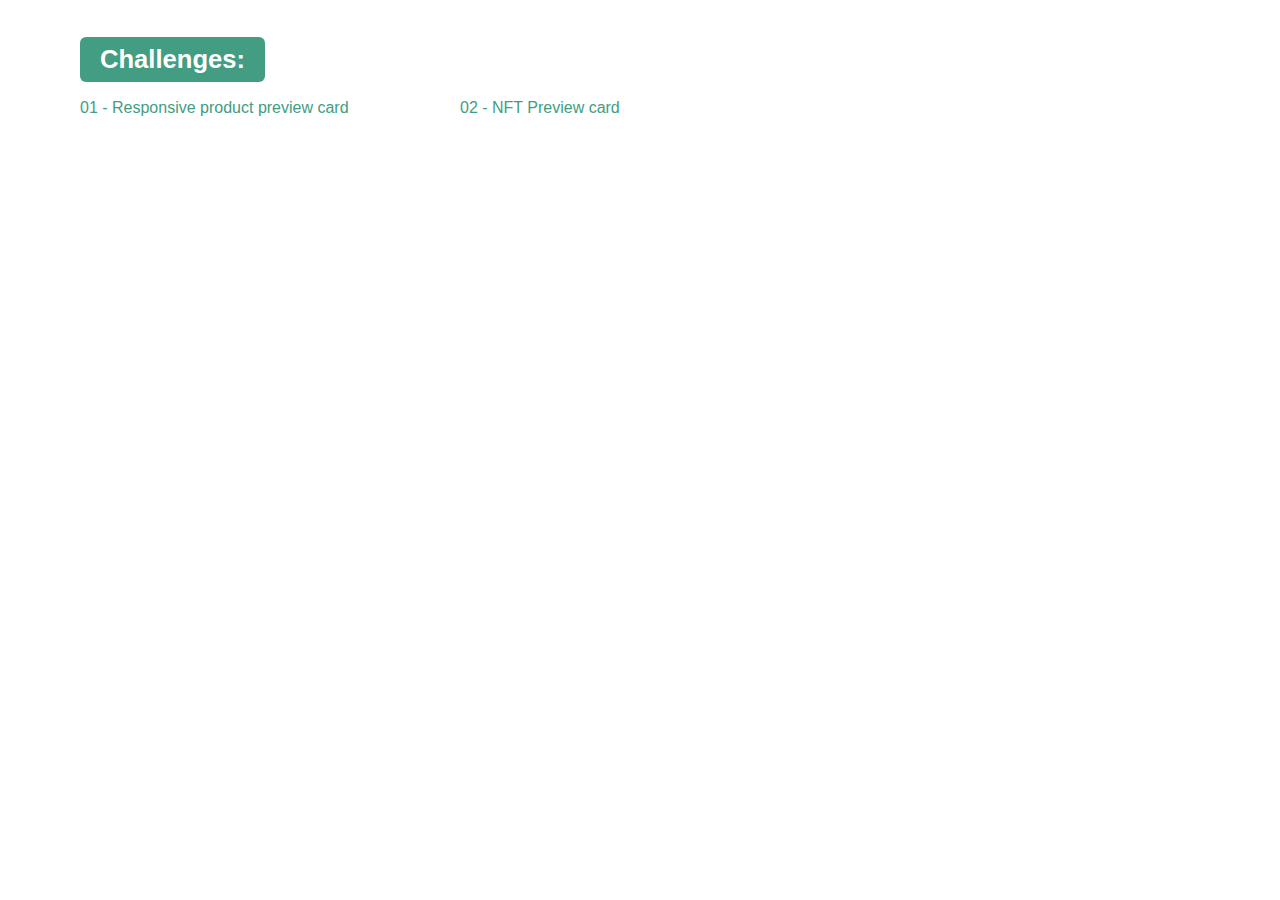
<file: index.html>
<!DOCTYPE html>
<html lang="en">

<head>
  <meta charset="UTF-8">
  <meta http-equiv="X-UA-Compatible" content="IE=edge">
  <meta name="viewport" content="width=device-width, initial-scale=1.0">
  <link rel="stylesheet" href="style.css">
  <title>Frontend Mentor Challenges</title>
</head>

<body>
  <div class="box-content">
    <h1>Challenges:</h1>
    <ul>
      <li><a href="./01-product-preview-card-component/index.html">01 - Responsive product preview card</a></li>
      <li><a href="./02-nft-preview/index.html">02 - NFT Preview card</a></li>
    </ul>
  </div>
</body>

</html>
</file>
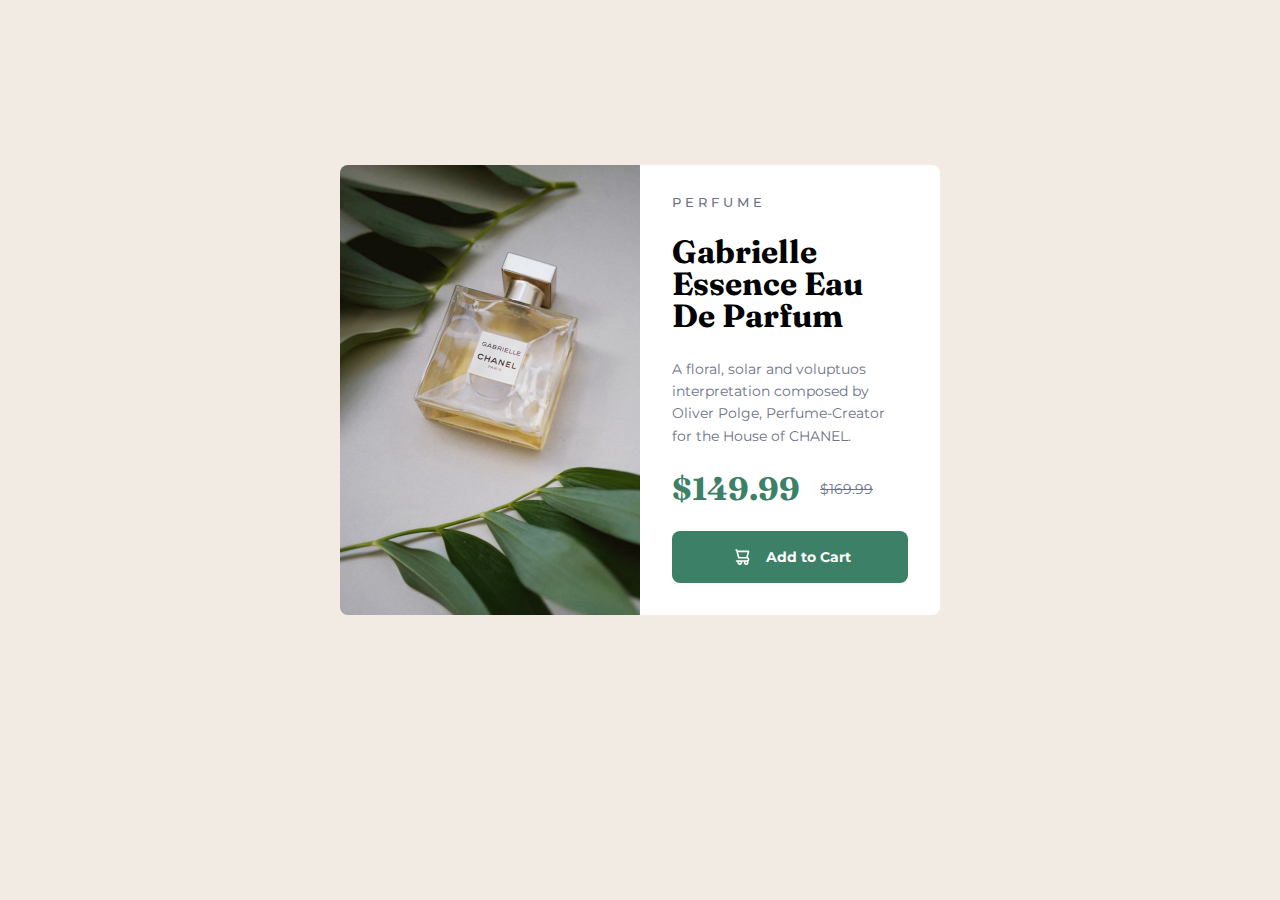
<file: 01-product-preview-card-component/index.html>
<!DOCTYPE html>
<html lang="en">

<head>
  <meta charset="UTF-8">
  <meta http-equiv="X-UA-Compatible" content="IE=edge">
  <meta name="viewport" content="width=device-width, initial-scale=1.0">
  <title>Product Preview Card</title>
  <link rel="preconnect" href="https://fonts.googleapis.com">
  <link rel="preconnect" href="https://fonts.gstatic.com" crossorigin>
  <link href="https://fonts.googleapis.com/css2?family=Fraunces:opsz,wght@9..144,700&family=Montserrat:wght@500;700&display=swap" rel="stylesheet">
  <link rel="stylesheet" href="./reset.css">
  <link rel="stylesheet" href="./style.css">
</head>

<body>
  <main class="box-content">
    <img src="./images/image-product-desktop.jpg" alt="perfume" class="img-desktop">
    <img src="./images/image-product-mobile.jpg" alt="perfume" class="img-mobile">
    <div class="box-text">
      <span class="span-title">perfume</span>
      <h1 class="product-title">Gabrielle essence eau de parfum</h1>
      <p class="product-intro">A floral, solar and voluptuos interpretation composed by Oliver Polge, Perfume-Creator for the House of CHANEL.</p>
      <div class="box-price">
        <h1 class="h1-price">$149.99</h1>
        <span class="span-price">$169.99</span>
      </div>
      <button class="box-cart">
        <img src="./images/icon-cart.svg" alt="cart"> Add to Cart
      </button>
    </div>
  </main>
</body>

</html>
</file>
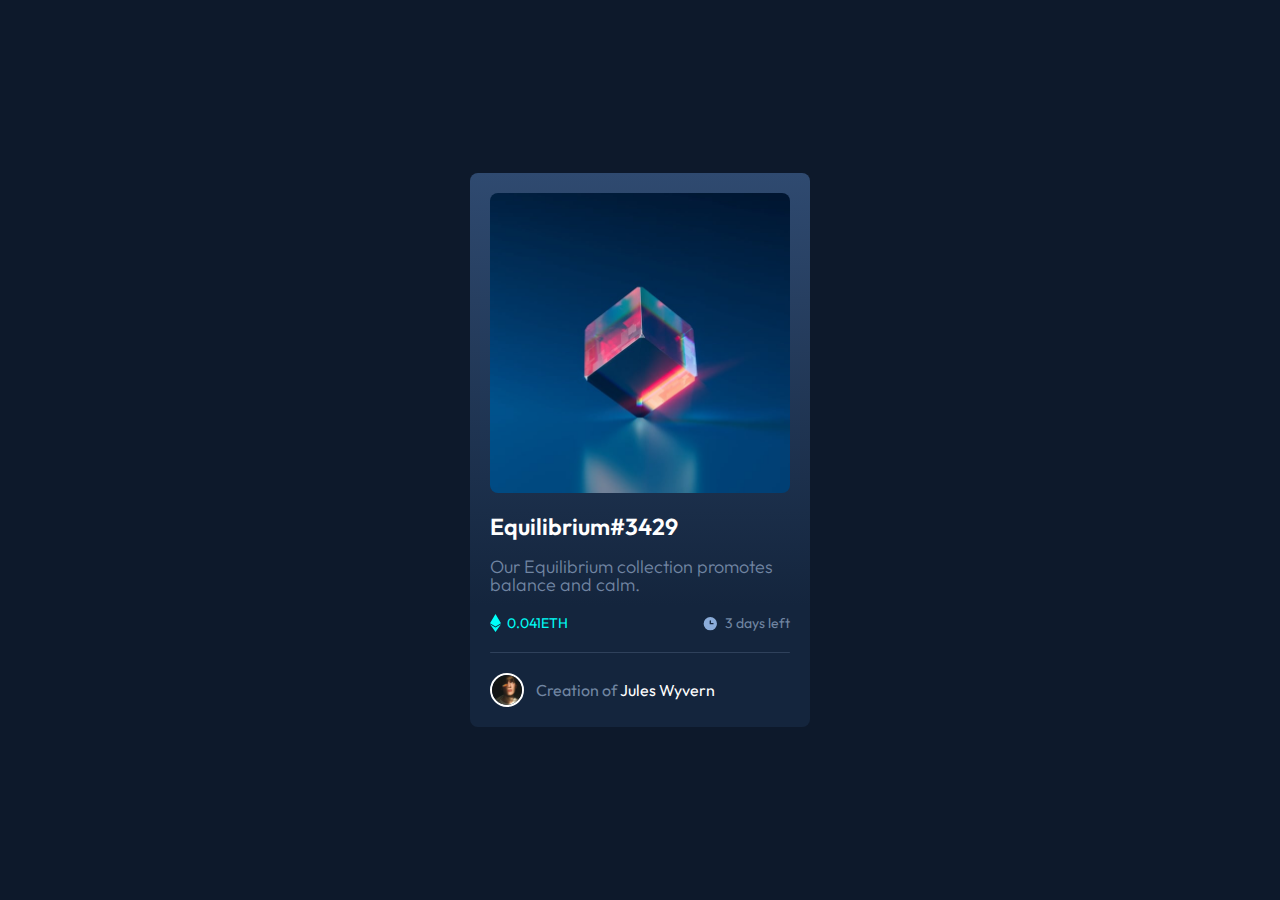
<file: 02-nft-preview/index.html>
<!DOCTYPE html>
<html lang="en-US">

<head>
  <meta charset="UTF-8">
  <meta http-equiv="X-UA-Compatible" content="IE=edge">
  <meta name="viewport" content="width=device-width, initial-scale=1.0">
  <link rel="stylesheet" href="./reset.css">
  <link rel="stylesheet" href="./style.css">
  <link rel="preconnect" href="https://fonts.googleapis.com">
  <link rel="preconnect" href="https://fonts.gstatic.com" crossorigin>
  <link href="https://fonts.googleapis.com/css2?family=Outfit:wght@300;400;600&display=swap" rel="stylesheet">
  <title>NFT Preview</title>

</head>

<body>
  <main class="box-content">
    <div class="box-img">
      <a href="./"><img src="./images/image-equilibrium.jpg" alt="nft equilibrium"></a>
    </div>
    <h2 class="title"><a href="./">Equilibrium#3429</a> </h2>
    <p class="into-text">Our Equilibrium collection promotes balance and calm.</p>
    <div class="box-price-time">
      <div class="price">
        <img src="./images/icon-ethereum.svg" alt="ethereum">
        <p>0.041ETH</p>
      </div>
      <div class="time">
        <img src="./images/icon-clock.svg" alt="clock">
        <p>3 days left</p>
      </div>
    </div>
    <span class="line"></span>
    <div class="profile">
      <img src="./images/image-avatar.png" alt="avatar">
      <p>Creation of<a href="./"> Jules Wyvern</a></p>
    </div>
  </main>
</body>

</html>
</file>
<file: style.css>
body {
  max-width: 1200px;
  margin: 0px auto;
  font-family: Arial, Helvetica, sans-serif;
}
.box-content {
  padding: 20px 40px;
}

h1 {
  color: rgb(255, 255, 255);
  background-color: rgb(66, 157, 131);
  max-width: max-content;
  padding: 8px 20px;
  border-radius: 6px;
  font-size: 1.6rem;
}
ul {
  display: grid;
  grid-template-columns: 1fr 1fr 1fr;
  gap: 20px;
  list-style: none;
  margin: 0px;
  padding: 0px;
}
li a {
  text-decoration: none;
  color: rgb(66, 157, 131);
}

li a:hover {
  color: rgb(45, 118, 97);
  text-decoration: underline;
}
</file>
<file: 01-product-preview-card-component/style.css>
body {
  max-width: 1440px;
  margin: 0px auto;
  background-color: hsl(30, 38%, 92%);
  display: grid;
  justify-items: center;
  align-items: center;
  height: 780px;
}

.box-content {
  display: grid;
  grid-template-columns: 1fr 1fr;
  max-width: 600px;
}

.box-content img {
  max-width: 100%;
  border-radius: 8px 0px 0px 8px;
}

.img-mobile {
  display: none;
}
.img-desktop {
  display: block;
}

.box-text {
  display: flex;
  flex-direction: column;
  gap: 26px;
  align-items: center;
  background-color: white;
  place-items: start;
  padding: 2rem;
  border-radius: 0px 8px 8px 0px;
}
.span-title {
  font-family: Montserrat;
  font-size: 0.8rem;
  font-weight: 500;
  color: hsl(228, 12%, 48%);
  text-transform: uppercase;
  letter-spacing: 4px;
}
.product-title {
  font-family: fraunces;
  font-weight: 700;
  font-size: 2rem;
  text-transform: capitalize;
}
.product-intro {
  font-family: Montserrat;
  font-size: 0.875rem;
  color: hsl(228, 12%, 48%);
  line-height: 1.4rem;
}

.box-price {
  display: flex;
  justify-content: space-between;
  align-items: center;
  gap: 20px;
}
.h1-price {
  font-family: fraunces;
  font-weight: 700;
  font-size: 2rem;
  color: hsl(158, 36%, 37%);
}
.span-price {
  font-family: Montserrat;
  font-size: 0.875rem;
  color: hsl(228, 12%, 48%);
  text-decoration: line-through;
}

.box-cart {
  display: flex;
  justify-content: center;
  align-items: center;
  gap: 10px;
  width: 100%;
  padding: 12px 0px;
  color: white;
  font-family: Montserrat;
  font-weight: 700;
  font-size: 0.875rem;
  background-color: hsl(158, 36%, 37%);
  border-radius: 8px;
  border: none;
  cursor: pointer;
}
.box-cart img {
  max-width: 100%;
  padding: 6px;
}
.box-cart:hover {
  background-color: hsl(159, 39%, 30%);
}

/* Responsive */

@media (max-width: 620px) {
  .box-content {
    display: grid;
    grid-template-columns: 1fr;
    margin: 0px 20px;
  }
  .box-content img {
    border-radius: 8px 8px 0px 0px;
  }

  .img-mobile {
    display: block;
  }
  .img-desktop {
    display: none;
  }

  .box-text {
    gap: 16px;
    justify-content: center;
    border-radius: 0px 0px 8px 8px;
  }
}
</file>
<file: 02-nft-preview/style.css>
body {
  display: grid;
  align-items: center;
  margin: 0px auto;
  max-width: 1440px;
  background-color: hsl(217, 54%, 11%);
  font-family: Outfit;
  height: 100vh;
}
img {
  max-width: 100%;
}

.box-content {
  background: linear-gradient(
    0deg,
    rgba(20, 37, 61, 1) 22%,
    rgba(47, 74, 112, 1) 100%
  );
  display: grid;
  border-radius: 8px;
  justify-content: center;
  padding: 20px;
  max-width: 300px;
  margin: 20px auto;
  gap: 20px;
}

.box-img img {
  border-radius: 8px;
  width: 300px;
}

.title a {
  font-family: Outfit;
  color: white;
  font-weight: 600;
  font-size: 1.45rem;
  text-decoration: none;
}
.title a:hover {
  color: hsl(178, 100%, 50%);
}
.into-text {
  color: hsl(216, 21%, 54%);
  font-size: 1.125rem;
  font-weight: 300;
}

.box-price-time {
  display: flex;
  justify-content: space-between;
}
.price {
  display: flex;
  align-items: center;
  gap: 6px;
  color: hsl(178, 100%, 50%);
  font-size: 0.875rem;
}
.time {
  display: flex;
  align-items: center;
  gap: 6px;
  color: hsl(216, 21%, 54%);
  font-size: 0.875rem;
}
.line {
  content: "";
  width: 300px;
  height: 1px;
  background-color: hsl(215, 32%, 27%);
  border-radius: 4px;
}

.profile {
  display: flex;
  align-items: center;
  gap: 12px;
  font-size: 1rem;
  color: hsl(216, 21%, 54%);
}
.profile img {
  max-width: 30px;
  border: solid white 2px;
  border-radius: 50%;
}

.profile a {
  color: white;
  text-decoration: none;
}
.profile a:hover {
  color: hsl(178, 100%, 50%);
}
</file>
